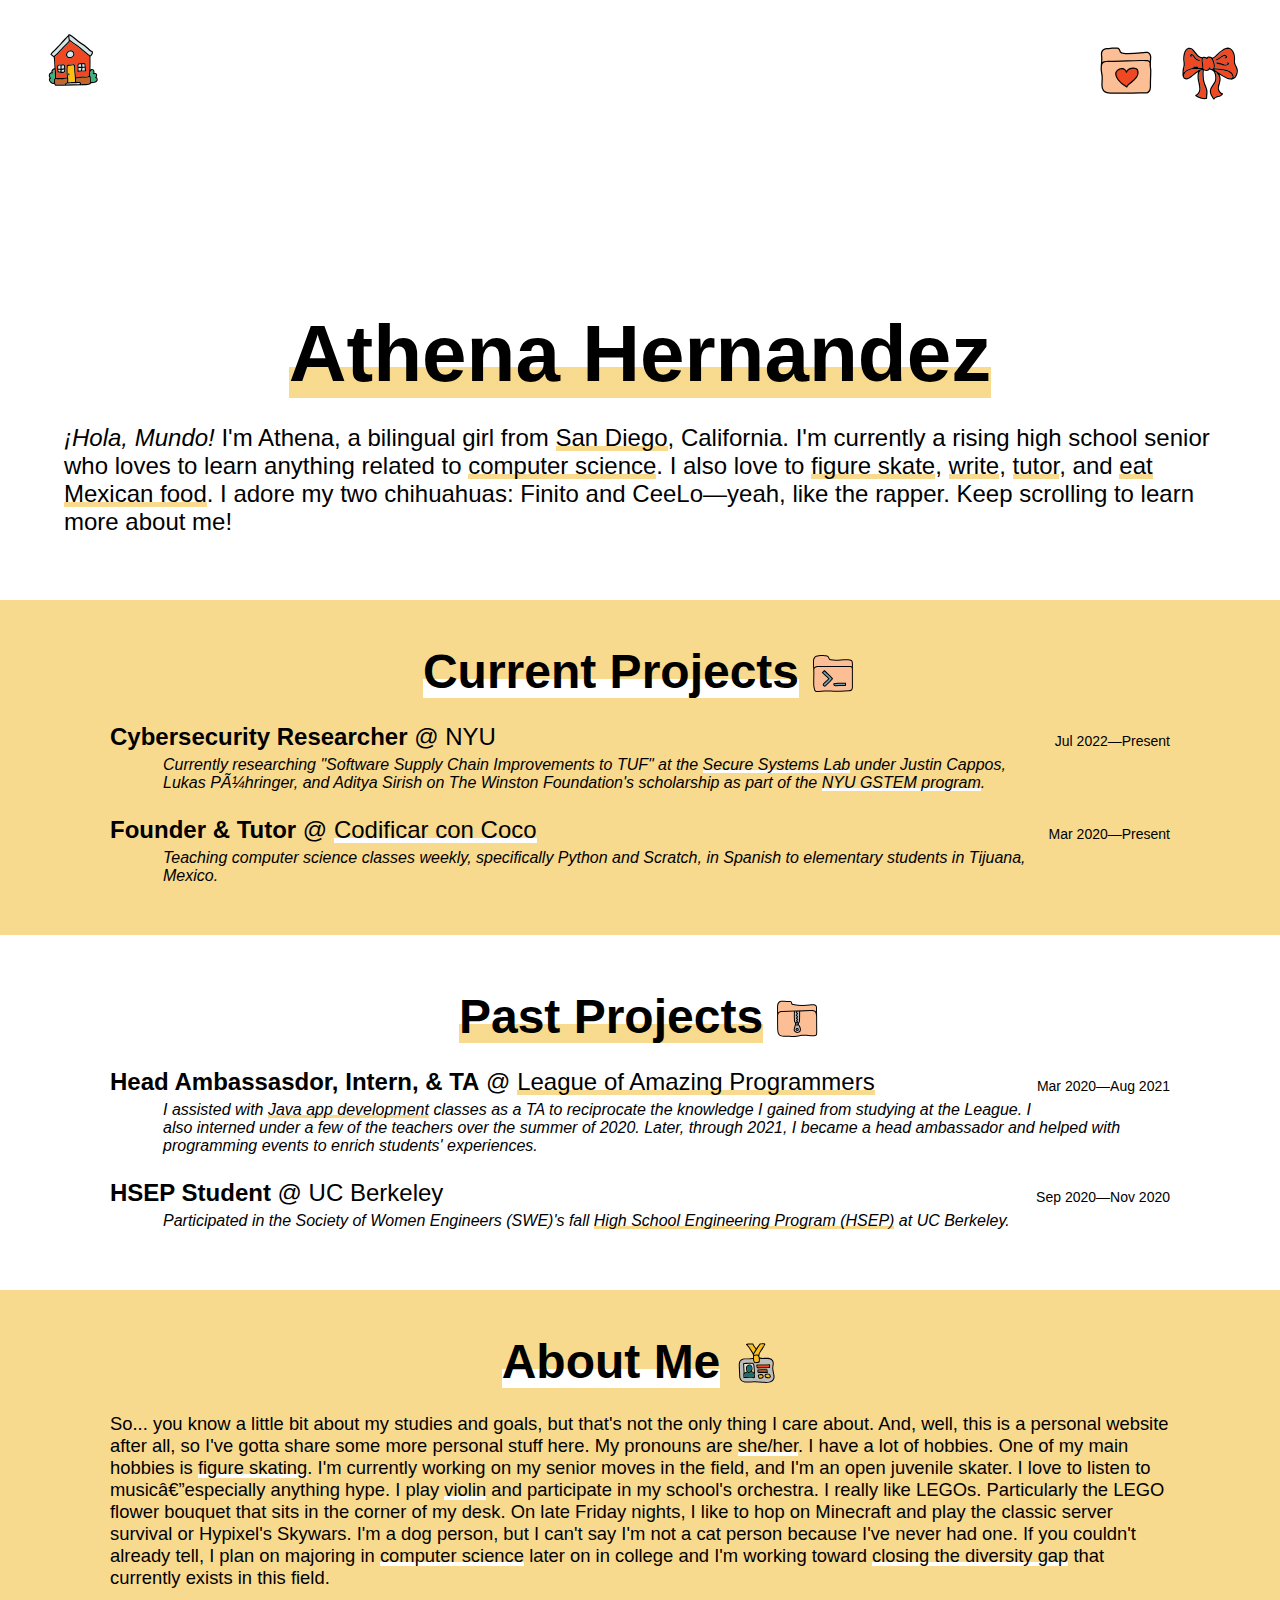
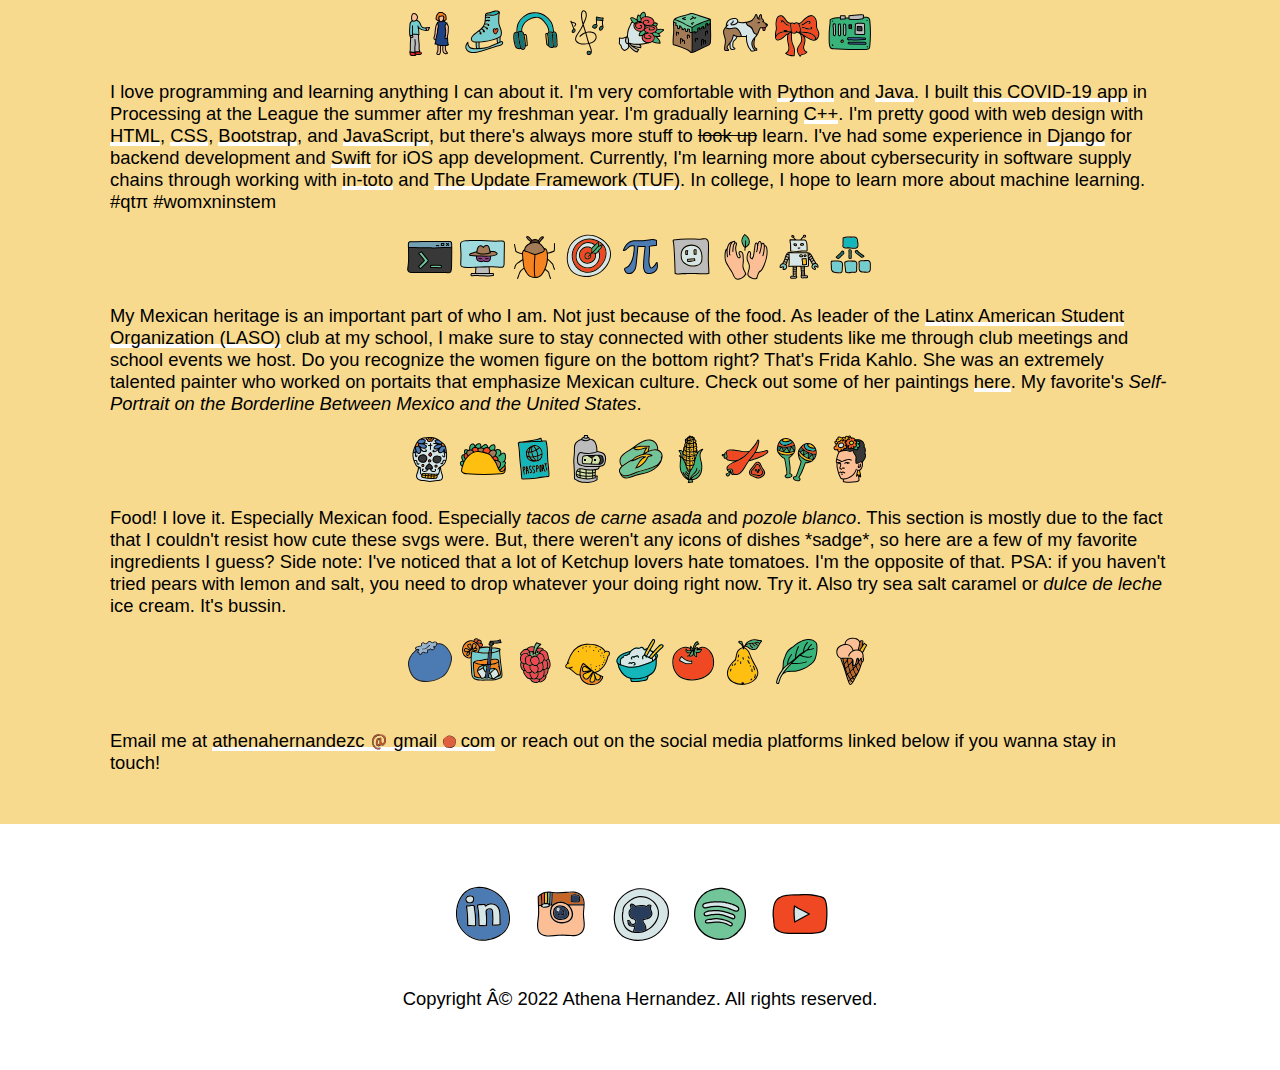
<file: index.html>
<!DOCTYPE html />

<!-- 
    Hey... omggg inspect element (or you downloaded my code from Github lol)! 
    If you're here, we should definitely be besties! 
    Reach out, I would love to get to know you! :>
    ____
    (.   \
     \  |  
      \ |___(\--/)
    __/    (  . . )
    "'._.    '-.O.'
    '-.  \ "|\
    '.,,/'.,, 
-->

<html>

<head>
    <meta charset=“UTF-8” />
    <link rel="stylesheet" href="style.css" />
    <link rel="shortcut icon" href="images/bow.svg" type="image/x-icon"/>
    <title>Athena Hernandez</title>
</head>

<body>
    <div class="nav-bar">
        <div class="float: left;">
            <a href="index.html" class="nav-item" title="Home"><img src="images/home.svg" /></a>
            
            <div style="float: right;">
                <a href="#projects" class="nav-item" title="Projects"><img src="images/closedfolder.svg" /></a>
                <a href="#about-me" title="About Me"><img src="images/bow.svg" /></a>
            </div>
        </div>
    </div>
    <p>&nbsp;</p>
    <p>&nbsp;</p>
    <p>&nbsp;</p>
    <p>&nbsp;</p>
    <!-- animate this? -->
    <p class="name"><span class="highlight-yellow">Athena Hernandez</span></p> 
    <p class="intro"><i>&#161;Hola, Mundo!</i> I'm Athena, a bilingual girl from <span class="thin-highlight-yellow">San Diego</span>, California. I'm currently a rising high school senior who loves to 
        learn anything related to <span class="thin-highlight-yellow">computer science</span>. I also love to <span class="thin-highlight-yellow">figure skate</span>, <span class="thin-highlight-yellow">write</span>, <span class="thin-highlight-yellow">tutor</span>, and <span class="thin-highlight-yellow">eat Mexican food</span>. I adore my two chihuahuas: Finito and 
        CeeLo&#8212;yeah, like the rapper. Keep scrolling to learn more about me!
    </p>
    
    <div id="projects" class="yellow-background">
        <div class="margin">
            <h2 class="section-title"><span class="highlight-white">Current Projects</span><img class="title-icon" src="images/currentfolder.svg" /></h2>
            <p class="proj-title"><b>Cybersecurity Researcher</b> @ NYU<span style="float: right;font-size: 14px;">&nbsp;Jul 2022&#8212;Present</span></p>
            <p class="proj-text">Currently researching "Software Supply Chain Improvements to TUF" at the <a href="https://ssl.engineering.nyu.edu/" target="_blank"><span class="thin-highlight-white">Secure Systems Lab</span></a> under Justin Cappos, Lukas Pühringer, and Aditya Sirish on The Winston Foundation's scholarship as part of the <span class="thin-highlight-white"><a href="https://cims.nyu.edu/gstem/" target="_blank">NYU GSTEM program</a></span>.</p>
            <p class="proj-title"><b>Founder & Tutor</b> @ <a href="https://www.codificarconcoco.com/" target="_blank"><span class="thin-highlight-white">Codificar con Coco</a></span><span style="float: right;font-size: 14px;">&nbsp;Mar 2020&#8212;Present</span></p>
            <p class="proj-text">Teaching computer science classes weekly, specifically Python and Scratch, in Spanish to elementary students in Tijuana, Mexico.</p>
        </div>
    </div>
    <div class="white-background">
        <div class="margin">
            <h2 class="section-title"><span class="highlight-yellow">Past Projects</span><img class="title-icon" src="images/archivefolder.svg" /></h2>
            <p class="proj-title"><b>Head Ambassasdor, Intern, & TA</b> @ <a href="https://www.jointheleague.org/" target="_blank"><span class="thin-highlight-yellow">League of Amazing Programmers</span></a><span style="float: right;font-size: 14px;">&nbsp;Mar 2020&#8212;Aug 2021</span></p>
            <p class="proj-text">I assisted with <a href="http://level7.jointheleague.org/COVIDMAP/" target="_blank"><span class="thin-highlight-yellow">Java app development</span></a> classes as a TA to reciprocate the knowledge I gained from studying at the League. I also interned under a few of the teachers over the summer of 2020. Later, through 2021, I became a head ambassador and helped with programming events to enrich students' experiences.</p>
            <p class="proj-title"><b>HSEP Student</b> @ UC Berkeley<span style="float: right;font-size: 14px;">&nbsp;Sep 2020&#8212;Nov 2020</span></p>
            <p class="proj-text">Participated in the Society of Women Engineers (SWE)'s fall <a href="https://swe.berkeley.edu/hsep" target="_blank"><span class="thin-highlight-yellow">High School Engineering Program (HSEP)</span></a> at UC Berkeley.</p>
        </div>
    </div>
    <div id="about-me" class="yellow-background">
        <div class="margin">
            <h2 class="section-title"><span class="highlight-white">About Me</span><img class="title-icon" src="images/nametag.svg" /></h2>
            <p>So... you know a little bit about my studies and goals, but that's not the only thing I care about. And, well, 
                this is a personal website after all, so I've gotta share some more personal stuff here. My pronouns are <span class="thin-highlight-white">she/her</span>.
                I have a lot of hobbies. One of my main hobbies is <span class="thin-highlight-white">figure skating</span>. 
                I'm currently working on my senior moves in the field, and I'm an open juvenile skater. I love to listen to 
                music—especially anything hype. I play <span class="thin-highlight-white">violin</span> 
                and participate in my school's orchestra. I really like LEGOs. Particularly the LEGO flower bouquet that sits in the corner
                of my desk. On late Friday nights, I like to hop on Minecraft and play the classic server survival or Hypixel's Skywars. 
                I'm a dog person, but I can't say I'm not a cat person because I've never had one. If you couldn't already tell, I plan on majoring in 
                <span class="thin-highlight-white">computer science</span> later on in college and I'm working toward <span class="thin-highlight-white">closing the diversity gap</span> that currently exists in this field.
            </p>
            <div class="svg-center">  
                <img src="images/pronouns.svg" /> <img src="images/iceskate.svg" /> <img src="images/headphones.svg" /> <img src="images/treble.svg" /> <img src="images/flower.svg" /> <img src="images/minecraft.svg" /> <img src="images/dog.svg" /> <img src="images/bow2.svg" /> <img src="images/motherboard.svg" />
            </div>
            <p class="bio">I love programming and learning anything I can about it. I'm very comfortable with <span class="thin-highlight-white">Python</span> and <span class="thin-highlight-white">Java</span>. I built <span class="thin-highlight-white"><a href="http://level7.jointheleague.org/COVIDMAP/" target="_blank">this COVID-19 app</a></span> in Processing at the League the summer after my freshman year. I'm gradually learning <span class="thin-highlight-white">C++</span>. 
                I'm pretty good with web design with <span class="thin-highlight-white">HTML</span>, <span class="thin-highlight-white">CSS</span>, <span class="thin-highlight-white">Bootstrap</span>, and <span class="thin-highlight-white">JavaScript</span>, but there's always more stuff to <strike>look up</strike> learn. I've had some experience in <span class="thin-highlight-white">Django</span> for backend
                development and <span class="thin-highlight-white">Swift</span> for iOS app development. Currently, I'm learning more about cybersecurity in software supply chains through working with <a href="https://in-toto.io/" target="_blank"><span class="thin-highlight-white">in-toto</span></a> and <a href="https://theupdateframework.io/" target="_blank"><span class="thin-highlight-white">The Update Framework (TUF)</span></a>. 
                In college, I hope to learn more about machine learning. #qt&pi; #womxninstem</p>
                <div class="svg-center">
                    <img src="images/terminal.svg" /> <img src="images/hacker.svg" /> <img src="images/bug.svg" /> <img src="images/target.svg" /> <img src="images/pi2.svg" /> <img src="images/socket.svg" /> <img src="images/volunteer.svg" /> <img src="images/robot.svg" /> <img src="images/hierarchy.svg" />
                </div>
                <p class="bio">My Mexican heritage is an important part of who I am. Not just because of the food. As leader of the <span class="thin-highlight-white">Latinx American Student Organization (LASO)</span> club at my school, 
                    I make sure to stay connected with other students like me through club meetings and school events we host. Do you recognize the women figure on the bottom right? That's Frida Kahlo.
                    She was an extremely talented painter who worked on portaits that emphasize Mexican culture. Check out some of her paintings <span class="thin-highlight-white"><a href="https://www.frida-kahlo-foundation.org/" target="_blank">here</a></span>. My favorite's <i>Self-Portrait on the Borderline Between Mexico and the United States</i>.</p>
                    <div class="svg-center">
                        <img src="images/dotd.svg" /> <img src="images/taco.svg" /> <img src="images/passport.svg" /> <img src="images/futurama.svg" /> <img src="images/flipflop.svg" /> <img src="images/corn.svg" /> <img src="images/pepper.svg" /> <img src="images/maracas.svg" /> <img src="images/frida.svg" />
                    </div>
                    
                    
                    <p class="bio">Food! I love it. Especially Mexican food. Especially <i>tacos de carne asada</i> and <i>pozole blanco</i>. 
                        This section is mostly due to the fact that I couldn't resist how cute these svgs were. But, there weren't any icons of dishes
                        *sadge*, so here are a few of my favorite ingredients I guess? Side note: I've noticed that a lot of Ketchup lovers hate tomatoes. I'm the opposite of that. PSA: if you haven't tried pears with lemon and salt, 
                        you need to drop whatever your doing right now. Try it. Also try sea salt caramel or <i>dulce de leche</i> ice cream. It's bussin.</p>
                        <div class="svg-center">
                            <img src="images/blueberry.svg" /> <img src="images/lemonade.svg" /> <img src="images/rasberry.svg" /> <img src="images/lemon.svg" /> <img src="images/rice.svg" /> <img src="images/tomato.svg" /> <img src="images/pear.svg" /> <img src="images/spinach.svg" /> <img src="images/icecream.svg" />
                        </div>
                        <p class="bio">Email me at <span class="thin-highlight-white">athenahernandezc <img class="icon" src="images/atsymbol.svg" /> gmail <img class="dot-icon" src="images/dot.svg" />com</span> or reach out on the social media platforms linked below if you wanna stay in touch!</p>
                    </div>
                </div>
                
                
                <div class="margin bottom-margin">
                    <div class="footer social-media">
                        <div class="social-media-item">
                            <a href="https://www.linkedin.com/in/athenachernandez/" target="_blank" ><img class="space" src="images/linkedin.svg" /></a><a href="https://instagram.com/athenachernandez" target="_blank" ><img class="space" src="images/instagram.svg" /></a><a href="https://github.com/athenachernandez" target="_blank"><img class="space" src="images/github.svg" /></a><a href="https://open.spotify.com/user/gk0kuxaylo70r5aozbg4hcv8z?si=3b0623c2a91940c0" target="_blank"><img class="space" src="images/spotify.svg" /></a><a href="https://www.youtube.com/channel/UC52pApYOMvwnyfosh-h87Aw" target="_blank"><img class="space" src="images/youtube.svg" /></a>
                        </div>
                    </div> 
                    <p class="copyright">Copyright © 2022 Athena Hernandez. All rights reserved.</p>
                </div>
            </body>
            
            </html>
</file>
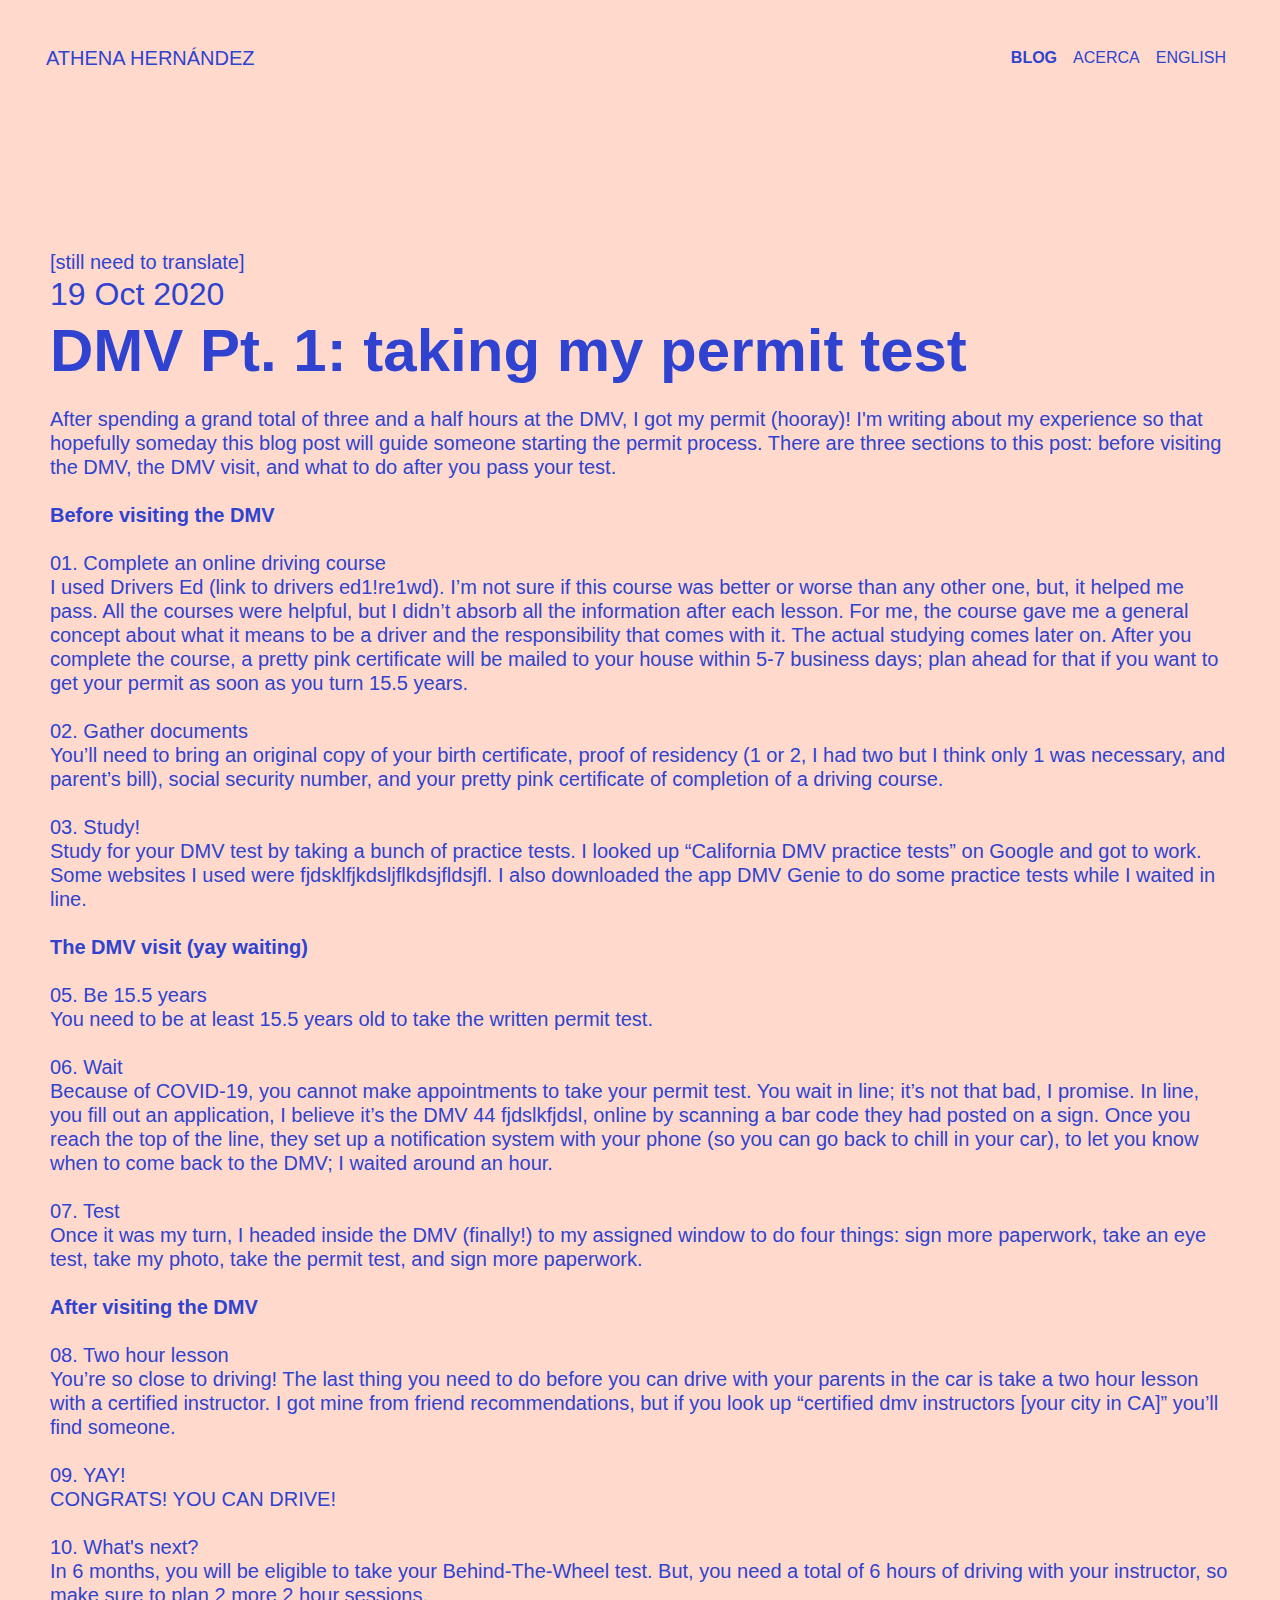
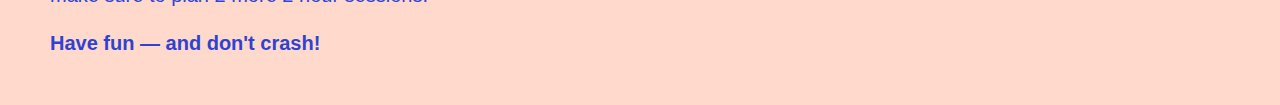
<file: spanish-blog.html>
<!DOCTYPE html>
<html lang="en-us">

	<head>
		<title>Athena Hernandez</title>
		<meta charset="utf-8"/>
		<meta name="viewport" content="width=device-width, initial-scale=1.0"/>
		<link rel="stylesheet" href="https://maxcdn.bootstrapcdn.com/bootstrap/4.5.2/css/bootstrap.min.css"/>
		<script src="https://ajax.googleapis.com/ajax/libs/jquery/3.5.1/jquery.min.js"></script>
		<script src="https://cdnjs.cloudflare.com/ajax/libs/popper.js/1.16.0/umd/popper.min.js"></script>
		<script src="https://maxcdn.bootstrapcdn.com/bootstrap/4.5.2/js/bootstrap.min.js"></script>

	</head>
	<style>
		* {
			background-color: #ffdacc;
			color: #2f43d0;
		}

		.blog-header {
			font-size: 60px;
		}
		.selected {
			color: #fc7798;
			font-weight: bold;
		}

		.navbar-custom .navbar-nav .nav-link {
			color: #2f43d0;
		}

		.navbar-custom:hover .navbar-nav:hover .nav-link:hover {
			color: #fc7798;
		}

		.navbar-brand {
			color: #2f43d0;
		}

		.navbar-brand:hover {
			color: #fc7798;
		}

		h1 {
			color: #2f43d0;
			margin: 20px;
			font-weight: bold;
		}

		h2,
		h3,
		h4,
		h5,
		h6,
		p {
			color: #2f43d0;
			margin: 20px;
		}

		h2 {
			line-height: 1px;
		}

		.learn-more {
			color: #2f43d0;
			margin: 20px;
			font-weight: bold;
			font-size: 20px;
		}

		.learn-more:hover {
			color: #fc7798;
			text-decoration: none;
		}

		.container-fluid {
			padding: 30px;
		}

		.front-animation {
			font-size: 125px;
			position: relative;
			text-align: right;
			bottom: 0;
			right: 0;
		}

		.social-media {
			display: flex;
			padding: 0.6em 1em;
			justify-content: center;
			align-items: center;
		}

		.social-media-item {
			padding-left: 0.6rem;
			padding-right: 0.6rem;
		}
	</style>

	<body>
		<div class="container-fluid">
			<nav class="navbar navbar-expand-lg navbar-custom">
				<a class="navbar-brand" href="spanish-index.html">ATHENA HERNÁNDEZ</a>
				<ul class="navbar-nav ml-auto">
					<!-- <li class="nav-item">
						<a class="nav-link" href="spanish-passions.html">PASIONES</a>
					</li> -->
					<li class="nav-item">
						<a class="selected nav-link" href="spanish-blog.html">BLOG</a>
					</li>
					<li class="nav-item">
						<a class="nav-link" href="spanish-about.html">ACERCA</a>
					</li>
					<li class="nav-item">
						<a class="nav-link" href="blog.html">ENGLISH</a>
					</li>
				</ul>
			</nav>
			<br/><br/><br/><br/><br/><br/>
			<h5>[still need to translate]</h5>
			<h2>19 Oct 2020</h2>
			<h1 class="blog-header">DMV Pt. 1: taking my permit test</h1>
			<h5>After spending a grand total of three and a half hours at the DMV, I got my permit (hooray)! I'm writing about my experience so that hopefully someday this blog post will guide someone starting the permit process. There are three sections to this post: before visiting the DMV, the DMV visit, and what to do after you pass your test.<br /><br />

<b>Before visiting the DMV</b><br /><br />
01. Complete an online driving course<br/>I used Drivers Ed (link to drivers ed1!re1wd). I’m not sure if this course was better or worse than any other one, but, it helped me pass. All the courses were helpful, but I didn’t absorb all the information after each lesson. For me, the  course gave me a general concept about what it means to be a driver and the responsibility that comes with it. The actual studying comes later on. After you complete the course, a pretty pink certificate will be mailed to your house within 5-7 business days; plan ahead for that if you want to get your permit as soon as you turn 15.5 years.<br /></br>
02. Gather documents<br/>You’ll need to bring an original copy of your birth certificate,  proof of residency (1 or 2, I had two but I think only 1 was necessary, and parent’s bill), social security number, and your pretty pink certificate of completion of a driving course.<br /><br/>
03. Study!<br/>Study for your DMV test by taking a bunch of practice tests. I looked up “California DMV practice tests” on Google and got to work. Some websites I used were fjdsklfjkdsljflkdsjfldsjfl. I also downloaded the app DMV Genie to do some practice tests while I waited in line.<br /><br />

<b>The DMV visit (yay waiting)</b><br /><br />
05. Be 15.5 years<br />You need to be at least 15.5 years old to take the written permit test.<br /><br/>
06. Wait<br />Because of COVID-19, you cannot make appointments to take your permit test. You wait in line; it’s not that bad, I promise. In line, you fill out an application, I believe it’s the DMV 44 fjdslkfjdsl, online by scanning a bar code they had posted on a sign. Once you reach the top of the line, they set up a notification system with your phone (so you can go back to chill in your car), to let you know when to come back to the DMV; I waited around an hour.<br /><br />
07. Test<br />Once it was my turn, I headed inside the DMV (finally!) to my assigned window to do four things: sign more paperwork, take an eye test, take my photo, take the permit test, and sign more paperwork.<br /><br />

<b>After visiting the DMV</b><br /><br />
08. Two hour lesson<br />You’re so close to driving! The last thing you need to do before you can drive with your parents in the car is take a two hour lesson with a certified instructor. I got mine from friend recommendations, but if you look up “certified dmv instructors [your city in CA]” you’ll find someone. <br /><br />
09. YAY! <br />CONGRATS! YOU CAN DRIVE!<br /><br />
10. What's next?<br />In 6 months, you will be eligible to take your Behind-The-Wheel test. But, you need a total of 6 hours of driving with your instructor, so make sure to plan 2 more 2 hour sessions.<br /><br />

<b>Have fun — and don't crash!</b></h5>
<!-- move the svgs to underneath the image of me-->
			<!-- <div class="social-media"> <div class="social-media-item"> <a href="mailto:athenahernandezc@gmail.com"> <img src="images/email.svg" alt="Email"> </a> </div> <div class="social-media-item"> <a href="https://github.com/athenachernandez"
			target="_blank"> <img src="images/github.svg" alt="Github"> </a> </div> <div class="social-media-item"> <a href="https://instagram.com/appauwu" target="_blank"> <img src="images/instagram.svg" alt="Instagram"> </a> </div> <div
			class="social-media-item"> <a href="https://www.facebook.com/athenachernandez" target="_blank"> <img src="images/facebook.svg" alt="Facebook"> </a> </div> <div class="social-media-item"> <a href="https://www.twitter.com/athenachernandez"
			target="_blank"> <img src="images/twitter.svg" alt="Twitter"> </a> </div> -->
		</div>
	</div>
</body>

<script src="https://cdnjs.cloudflare.com/ajax/libs/gsap/3.5.1/gsap.min.js"></script>
<script src="main.js"></script>

</html>
</file>
<file: style.css>
* {
  margin-top: 10px;
  margin-bottom: 10px;
  margin-right: 0px;
  margin-left: 0px;
  color: #000000;
  font-family: "Didot", "Comic Sans MS", "Helvetica Neue", sans-serif;
  box-sizing: border-box;
}

@media screen and (max-width: 1050px) {
  .svg-column {
    width: 50%;
  }
}

@media screen and (max-width: 750px) {
  .svg-column {
    float: left;
    width: 100%;
    padding: 10px;
  }
  .triple-column {
    width: 100%;
  }
}

.highlight-yellow {
  background: linear-gradient(180deg,rgba(255,255,255, 0) 65%, #f4c2459a 65%);
}

.space {
  margin-right: 10px;
  margin-left: 10px;
}

.highlight-white {
  background: linear-gradient(180deg,rgba(255,255,255, 0) 65%, #ffffff 65%);
}

.thin-highlight-white {
  background: linear-gradient(180deg,rgba(255,255,255, 0) 80%, #ffffff 80%);
}

.thin-highlight-yellow {
  background: linear-gradient(180deg,rgba(255,255,255, 0) 80%, #f4c2459a 80%);
}

a {
  text-decoration: none;
}

.name {
  font-size: 500%;
  margin-left: 5%;
  margin-right: 5%;
  text-align: center;
  font-weight: bold;
}

.intro {
  font-size: 150%;
  margin-left: 5%;
  margin-right: 5%;
  margin-bottom: 5%;
}

.margin {
  margin-left: 110px;
  margin-right: 110px;
  margin-top: 30px;
  margin-bottom: 50px;
}

.social-media {
  display: flex;
  padding-left: 1em;
  padding-right: 1em;
  padding-top: 0.6em;
  padding-bottom: 0;
  justify-content: center;
  align-items: center;
}

.social-media-item {
  padding-left: 1rem;
  padding-right: 1rem;
}

.nav-bar {
  margin-left: 40px;
  margin-right: 40px;
}

.nav-item {
  margin-right: 20px;
}

.copyright {
  text-align: center;
}

.yellow-background {
  background: #f4c2459a;
  display: flex;
  flex-direction: column;
  justify-content: center;
  align-items: center;
}

.white-background {
  display: flex;
  flex-direction: column;
  justify-content: center;
  align-items: center;
}

.section-title {
  font-size: 300%;
  text-align: center;
  font-weight: bold;
  margin-top: 0px;
}

.descTitle {
  font-weight: bold;
  margin-bottom: 0;
}

p {
  margin: 0;
  margin-top: 1.5rem;
  font-size: 1.15rem;
}

.bio {
  margin-top: 0px;
}

.proj-title {
  font-size: 150%;
}

.proj-text {
  margin-top: 0;
  font-style: italic;
  padding-top: 5px;
  font-size: 1rem;
  margin-left: 5%;
}

.icon {
  width: 1em;
  display: inline;
  position: relative;
  top: 0.75em;
}

.dot-icon {
  width: 1em;
  display: inline;
  position: relative;
  top: 0.85em;
}

.title-icon {
  width: 1em;
  display: inline;
  position: relative;
  top: 0.4em;
  margin-left: 10px;
  margin-top: 0px;
}

.descriptive-icon {
  width: 1.5em;
  display: inline;
  position: relative;
  margin-top: 0px;
  margin-bottom: -10px;
}

.svg-center {
  text-align: center;
}
</file>
